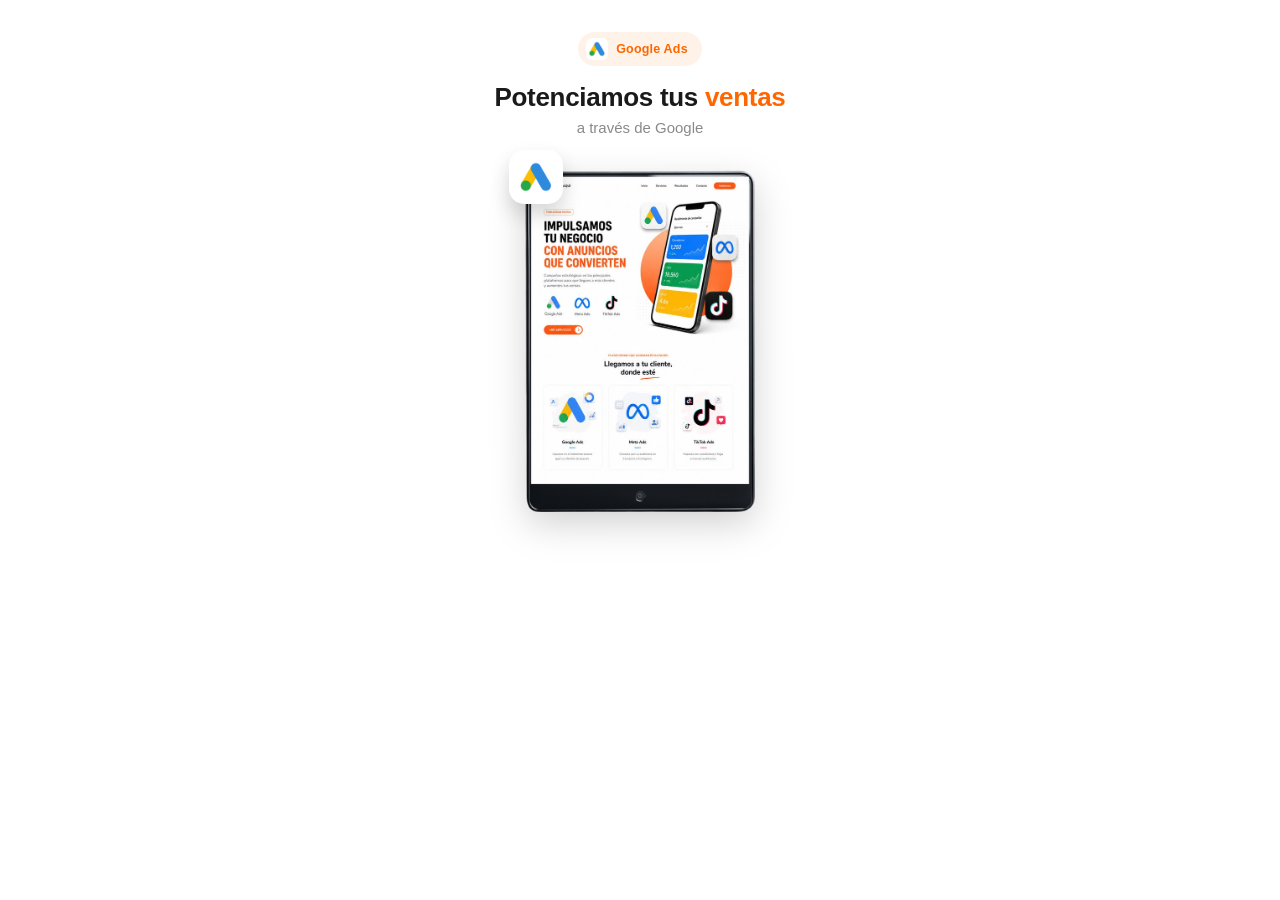
<file: assets/banner-google-ads-mobile.html>
<!DOCTYPE html>
<html lang="es">
<head>
<meta charset="UTF-8">
<meta name="viewport" content="width=device-width, initial-scale=1.0">
<title>Banner Mobile - Google Ads</title>
<style>
  :root{
    --orange:#FF6600;
    --dark:#1a1a1a;
  }
  *{box-sizing:border-box;margin:0;padding:0;}
  body{
    font-family:'Helvetica Neue', Arial, sans-serif;
    background:#ffffff;
  }
  .banner{
    position:relative;
    width:100%;
    max-width:420px;
    margin:0 auto;
    background:#ffffff;
    padding:32px 28px 28px;
    overflow:visible;
    text-align:center;
  }

  .badge{
    display:inline-flex;
    align-items:center;
    gap:8px;
    background:#fff2e8;
    border-radius:999px;
    padding:6px 14px 6px 8px;
    margin-bottom:16px;
  }
  .badge-icon{
    width:22px;height:22px;
    background:#fff;
    border-radius:6px;
    display:flex;align-items:center;justify-content:center;
    flex-shrink:0;
  }
  .badge-icon img{ width:16px;height:16px; }
  .badge-text{
    font-size:12.5px;
    font-weight:700;
    color:var(--orange);
    letter-spacing:0.2px;
  }

  h1{
    font-size:26px;
    line-height:1.18;
    font-weight:800;
    color:var(--dark);
    letter-spacing:-0.3px;
  }
  h1 .accent{ color:var(--orange); }
  .subtitle{
    font-size:15px;
    font-weight:500;
    color:#8a8a8a;
    margin-top:6px;
  }

  /* ---------- DEVICE ---------- */
  .devices{
    position:relative;
    width:100%;
    max-width:230px;
    margin:34px auto 0;
    aspect-ratio: 230 / 342;
  }

  .device{ position:absolute; filter:drop-shadow(0 12px 18px rgba(0,0,0,0.18)); }
  .device img.frame{ position:relative; display:block; width:100%; z-index:2; }
  .scroll-clip{ position:absolute; overflow:hidden; background:#fff; }
  .scroll-track{
    position:absolute; top:0; left:0; width:100%;
    animation-timing-function:ease-in-out; animation-iteration-count:infinite;
  }
  .scroll-track img{ display:block; width:100%; height:auto; }

  @keyframes scrollY{
    0%{ transform:translateY(0); }
    8%{ transform:translateY(0); }
    45%{ transform:translateY(var(--shift)); }
    55%{ transform:translateY(var(--shift)); }
    92%{ transform:translateY(0); }
    100%{ transform:translateY(0); }
  }

  .tablet{ left:0; top:0; width:230px; z-index:3; }
  .tablet .scroll-clip{ left:6px; top:7px; width:218px; height:307px; }
  .tablet .scroll-track{ animation-name:scrollY; animation-duration:17s; --shift:-152px; }

  .float-badge{
    position:absolute;
    width:54px; height:54px;
    left:-16px; top:-20px;
    background:#fff;
    border-radius:15px;
    box-shadow:0 10px 20px rgba(0,0,0,0.16);
    display:flex; align-items:center; justify-content:center;
    z-index:4;
  }
  .float-badge img{ width:32px; height:32px; }

  /* ---------- MOCK SEARCH CONTENT ---------- */
  .mock{ width:218px; font-family:Arial, Helvetica, sans-serif; padding:13px 11px; }

  .searchbar{
    display:flex; align-items:center; gap:7px;
    border:1px solid #e2e2e2; border-radius:999px;
    padding:8px 11px; box-shadow:0 1px 4px rgba(0,0,0,0.06);
    margin-bottom:15px;
  }
  .searchbar svg{ width:13px;height:13px; flex-shrink:0; }
  .searchbar span{ font-size:10.5px; color:#8a8a8a; }

  .sponsored-tag{ font-size:8.5px; color:#5f6368; margin-bottom:4px; font-weight:600;}
  .ad-card{ margin-bottom:16px; }
  .ad-head{ display:flex; align-items:center; gap:6px; margin-bottom:3px; }
  .ad-icon{
    width:18px;height:18px;border-radius:5px; background:var(--orange);
    display:flex;align-items:center;justify-content:center; flex-shrink:0;
  }
  .ad-icon svg{ width:10px;height:10px; fill:#fff; }
  .ad-brand{ font-size:10px; font-weight:700; color:#202124; }
  .ad-url{ font-size:8px; color:#5f6368; margin-bottom:4px; margin-left:24px; }
  .ad-title{ font-size:11.5px; color:#1a0dab; font-weight:600; line-height:1.35; margin-bottom:3px; }
  .ad-desc{ font-size:9.5px; color:#4d5156; line-height:1.45; margin-bottom:7px; }
  .ad-btn{
    display:inline-block; font-size:8.5px; font-weight:600; color:var(--orange);
    border:1px solid var(--orange); border-radius:999px; padding:3px 10px;
  }

  .divider{ height:1px; background:#ececec; margin:13px 0; }

  .organic{ margin-bottom:14px; }
  .organic .url{ font-size:8px; color:#5f6368; margin-bottom:3px; }
  .organic .title{ font-size:11px; color:#1a0dab; font-weight:600; margin-bottom:3px; }
  .bar{ height:6px; background:#eeeeee; border-radius:4px; margin-bottom:4px; }
  .bar.w80{ width:80%; } .bar.w95{ width:95%; } .bar.w60{ width:60%; } .bar.w70{width:70%;}
</style>
</head>
<body>

<div class="banner">

  <div class="badge">
    <div class="badge-icon">
      <img src="[data-uri]" alt="Google Ads">
    </div>
    <div class="badge-text">Google Ads</div>
  </div>

  <h1>Potenciamos tus <span class="accent">ventas</span></h1>
  <div class="subtitle">a través de Google</div>

  <div class="devices">
    <div class="device tablet">
      <div class="scroll-clip">
        <div class="scroll-track">
          <img src="[data-uri]" alt="landing page ads">
        </div>
      </div>
      <img class="frame" src="[data-uri]" alt="tablet">
    </div>
    <div class="float-badge">
      <img src="[data-uri]" alt="Google Ads">
    </div>
  </div>

</div>

<script>window.addEventListener("load",function(){var el=document.querySelector(".banner");var h=el?el.getBoundingClientRect().height:document.body.scrollHeight;parent.postMessage({iframeHeight:Math.ceil(h)+40},"*");});</script>
</body>
</html>
</file>
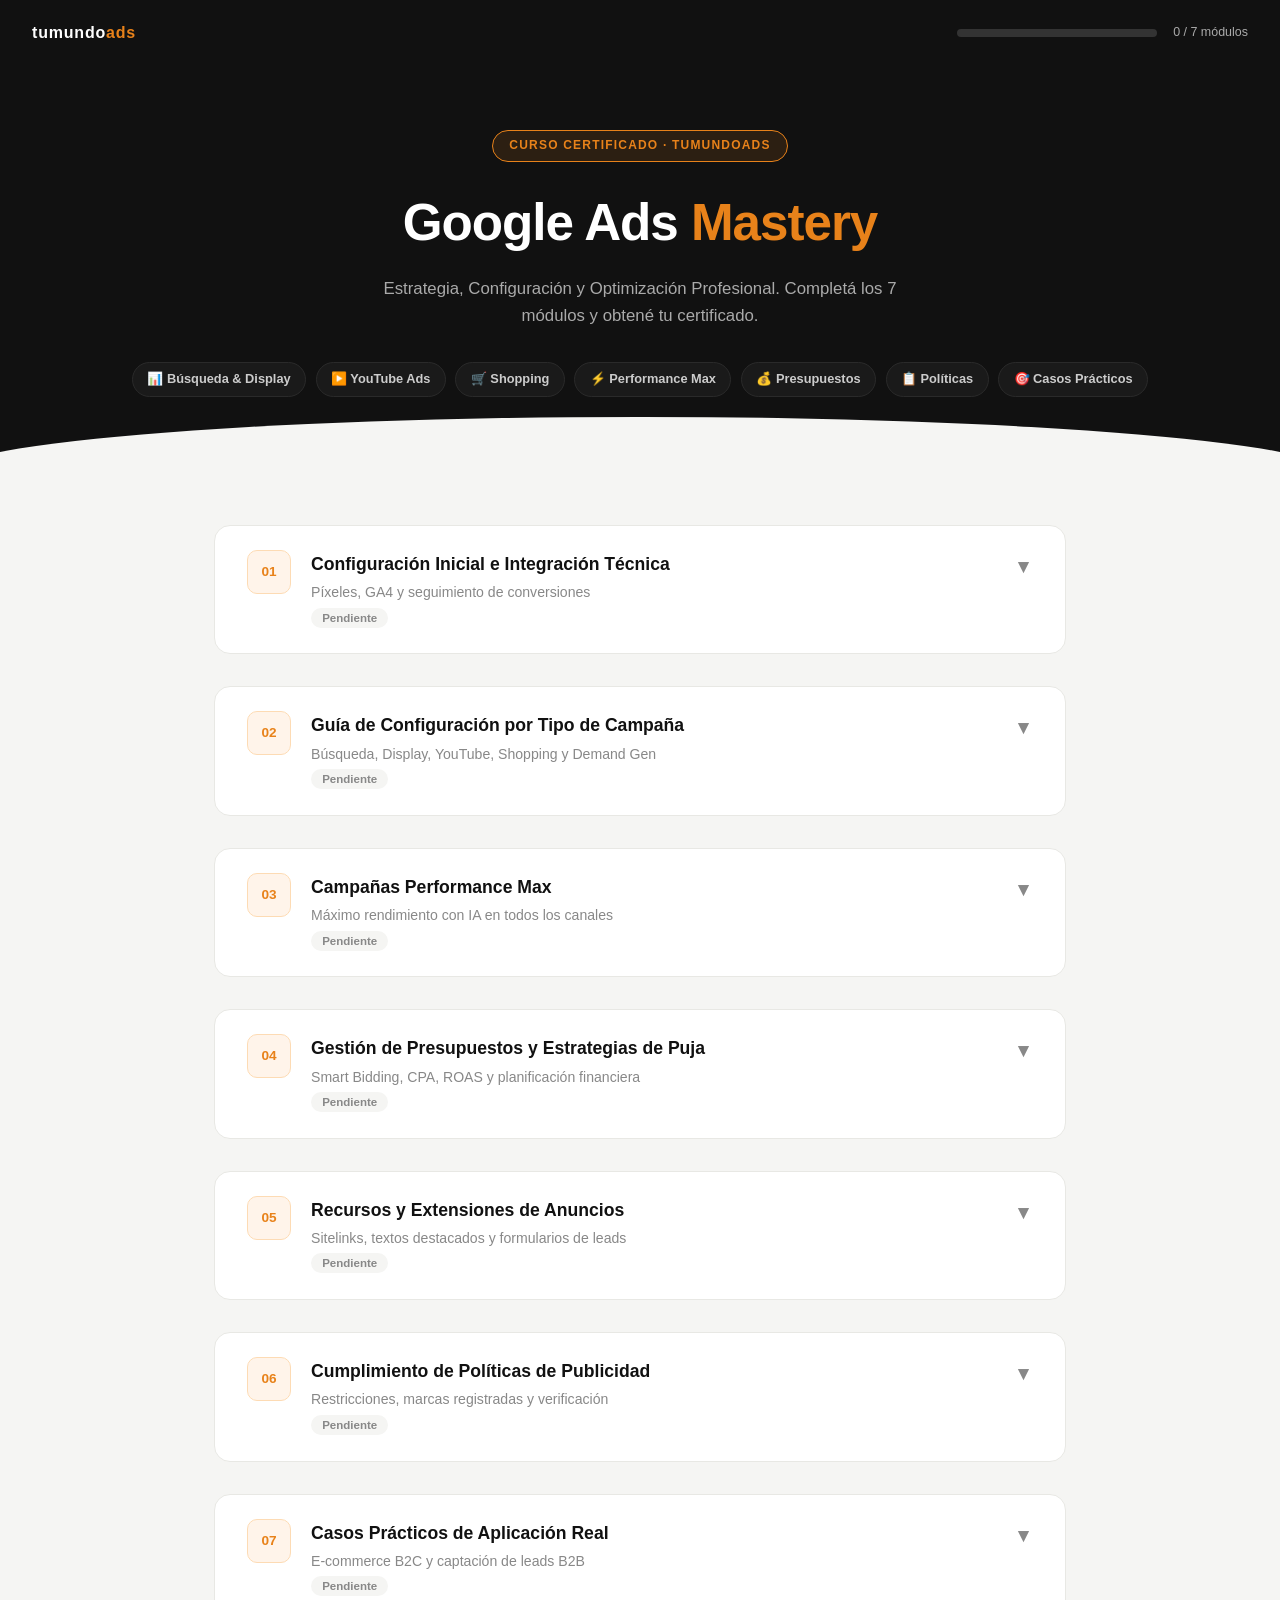
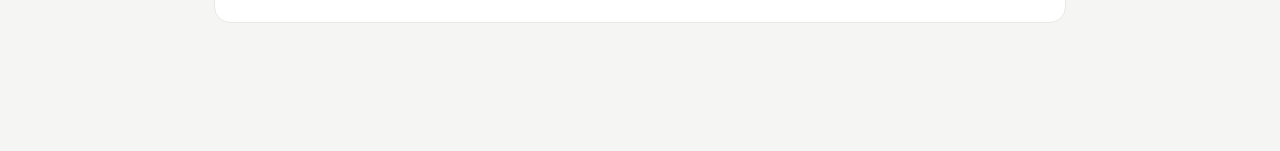
<file: assets/curso-google-ads/curso-google-ads.html>
<!DOCTYPE html>
<html lang="es">
<head>
<meta charset="UTF-8"/>
<meta name="viewport" content="width=device-width, initial-scale=1.0"/>
<title>Google Ads Mastery — Curso Completo · TuMundoAds</title>
<style>
:root{
  --orange:#E8821A;--orange-light:#FFF4EA;--orange-border:#FDDBB4;
  --black:#111;--gray-dark:#444;--gray-mid:#888;--gray-light:#F5F5F3;
  --gray-border:#E8E8E4;--white:#fff;--green:#22C55E;--red:#EF4444;
  --radius:10px;--radius-lg:16px;--radius-pill:999px;
  --font:'Inter',sans-serif;
}
*,*::before,*::after{box-sizing:border-box;margin:0;padding:0}
body{font-family:var(--font);background:var(--gray-light);color:var(--black);line-height:1.6;-webkit-font-smoothing:antialiased}
a{color:var(--orange);text-decoration:none}

/* HEADER */
.header{background:var(--black);padding:1.25rem 2rem;display:flex;align-items:center;justify-content:space-between;position:sticky;top:0;z-index:50}
.header__brand{font-size:1rem;font-weight:800;color:#fff;letter-spacing:0.05em}
.header__brand span{color:var(--orange)}
.header__progress-wrap{display:flex;align-items:center;gap:1rem}
.header__progress-bar{width:200px;height:8px;background:#333;border-radius:99px;overflow:hidden}
.header__progress-fill{height:100%;background:var(--orange);border-radius:99px;transition:width 0.4s ease;width:0%}
.header__progress-label{font-size:0.78rem;color:#aaa;white-space:nowrap}

/* HERO */
.hero{background:var(--black);padding:4rem 2rem 5rem;text-align:center;position:relative;overflow:hidden}
.hero::after{content:'';position:absolute;bottom:0;left:0;right:0;height:60px;background:var(--gray-light);clip-path:ellipse(55% 100% at 50% 100%)}
.hero__tag{display:inline-block;font-size:0.75rem;font-weight:700;text-transform:uppercase;letter-spacing:0.1em;color:var(--orange);background:rgba(232,130,26,0.12);border:1px solid var(--orange);border-radius:var(--radius-pill);padding:0.35rem 1rem;margin-bottom:1.25rem}
.hero__title{font-size:clamp(2rem,5vw,3.2rem);font-weight:800;color:#fff;letter-spacing:-0.02em;margin-bottom:0.75rem}
.hero__title span{color:var(--orange)}
.hero__sub{font-size:1.05rem;color:#aaa;max-width:560px;margin:0 auto 2rem}
.hero__chips{display:flex;justify-content:center;flex-wrap:wrap;gap:0.6rem}
.hero__chip{font-size:0.8rem;font-weight:600;color:#ccc;background:#1a1a1a;border:1px solid #2a2a2a;border-radius:var(--radius-pill);padding:0.4rem 0.9rem}

/* MAIN LAYOUT */
.main{max-width:900px;margin:0 auto;padding:3rem 1.5rem 6rem}

/* MODULE CARD */
.module{background:var(--white);border:1px solid var(--gray-border);border-radius:var(--radius-lg);margin-bottom:2rem;overflow:hidden;transition:box-shadow 0.2s}
.module:hover{box-shadow:0 4px 20px rgba(0,0,0,0.07)}
.module__header{padding:1.5rem 2rem;display:flex;align-items:flex-start;gap:1.25rem;cursor:pointer;user-select:none}
.module__num{min-width:44px;height:44px;border-radius:var(--radius);background:var(--orange-light);border:1.5px solid var(--orange-border);color:var(--orange);font-size:0.85rem;font-weight:800;display:flex;align-items:center;justify-content:center}
.module__meta{flex:1}
.module__title{font-size:1.1rem;font-weight:800;color:var(--black);margin-bottom:0.2rem}
.module__desc{font-size:0.88rem;color:var(--gray-mid)}
.module__chevron{font-size:1.2rem;color:var(--gray-mid);transition:transform 0.2s;margin-top:2px}
.module__chevron.open{transform:rotate(180deg)}
.module__status{font-size:0.72rem;font-weight:700;padding:0.25rem 0.7rem;border-radius:var(--radius-pill);white-space:nowrap;margin-top:4px}
.module__status--pending{background:var(--gray-light);color:var(--gray-mid)}
.module__status--done{background:#DCFCE7;color:#166534}

/* MODULE BODY */
.module__body{display:none;border-top:1px solid var(--gray-border)}
.module__body.open{display:block}
.module__content{padding:2rem;border-bottom:1px solid var(--gray-border)}
.module__content h3{font-size:0.75rem;font-weight:700;text-transform:uppercase;letter-spacing:0.08em;color:var(--orange);margin-bottom:1rem}
.module__content p{font-size:0.92rem;color:var(--gray-dark);line-height:1.75;margin-bottom:0.75rem}
.module__content ul{padding-left:1.25rem;margin-bottom:0.75rem}
.module__content li{font-size:0.9rem;color:var(--gray-dark);line-height:1.7;margin-bottom:0.3rem}
.module__content strong{color:var(--black)}
.tip{background:var(--orange-light);border-left:3px solid var(--orange);border-radius:0 var(--radius) var(--radius) 0;padding:1rem 1.25rem;margin:1rem 0;font-size:0.88rem;color:var(--gray-dark)}
.tip strong{color:var(--orange)}

/* QUIZ */
.quiz{padding:2rem}
.quiz__title{font-size:0.75rem;font-weight:700;text-transform:uppercase;letter-spacing:0.08em;color:var(--black);margin-bottom:1.5rem}
.question{margin-bottom:1.75rem}
.question__text{font-size:0.95rem;font-weight:600;color:var(--black);margin-bottom:0.9rem;line-height:1.5}
.question__num{color:var(--orange)}
.options{display:flex;flex-direction:column;gap:0.5rem}
.option{display:flex;align-items:center;gap:0.75rem;padding:0.75rem 1rem;border:1.5px solid var(--gray-border);border-radius:var(--radius);cursor:pointer;transition:border-color 0.15s,background 0.15s;font-size:0.9rem;color:var(--gray-dark)}
.option:hover{border-color:var(--orange);background:var(--orange-light)}
.option input{accent-color:var(--orange);width:16px;height:16px;flex-shrink:0}
.option.correct{border-color:var(--green);background:#F0FDF4;color:#166534}
.option.wrong{border-color:var(--red);background:#FEF2F2;color:#991B1B}
.quiz__btn{display:inline-flex;align-items:center;gap:0.5rem;background:var(--orange);color:#fff;border:none;padding:0.85rem 1.75rem;border-radius:var(--radius-pill);font-family:var(--font);font-weight:700;font-size:0.92rem;cursor:pointer;transition:background 0.15s,transform 0.15s;margin-top:0.5rem}
.quiz__btn:hover{background:#cf6f10;transform:translateY(-1px)}
.quiz__btn:disabled{opacity:0.5;cursor:not-allowed;transform:none}
.quiz__result{margin-top:1.25rem;padding:1rem 1.25rem;border-radius:var(--radius);font-size:0.9rem;font-weight:600;display:none}
.quiz__result.pass{background:#DCFCE7;color:#166534;border:1px solid #86EFAC}
.quiz__result.fail{background:#FEF2F2;color:#991B1B;border:1px solid #FCA5A5}

/* FINAL SECTION */
.final{background:var(--white);border:1px solid var(--gray-border);border-radius:var(--radius-lg);padding:3rem 2rem;text-align:center;margin-top:3rem}
.final__icon{font-size:3rem;margin-bottom:1rem}
.final__title{font-size:1.6rem;font-weight:800;color:var(--black);margin-bottom:0.75rem}
.final__sub{font-size:1rem;color:var(--gray-dark);margin-bottom:2rem;max-width:500px;margin-left:auto;margin-right:auto}
.final__score{display:inline-block;font-size:2.5rem;font-weight:800;color:var(--orange);margin-bottom:0.5rem}
.final__score-label{font-size:0.85rem;color:var(--gray-mid);margin-bottom:2rem}
.final__btn{display:inline-flex;align-items:center;gap:0.6rem;background:var(--black);color:#fff;border:none;padding:1rem 2.25rem;border-radius:var(--radius-pill);font-family:var(--font);font-weight:700;font-size:1rem;cursor:pointer;transition:background 0.15s,transform 0.15s;text-decoration:none}
.final__btn:hover{background:#333;transform:translateY(-2px)}
.final__btn--green{background:var(--green);color:#fff}
.final__btn--green:hover{background:#16a34a}

/* CERTIFICATE */
#certCanvas{display:none;border:1px solid var(--gray-border);border-radius:var(--radius);max-width:100%;margin:2rem auto 0}

/* NAME INPUT */
.name-input-wrap{margin-bottom:2rem;text-align:left;max-width:400px;margin-left:auto;margin-right:auto}
.name-input-wrap label{display:block;font-size:0.82rem;font-weight:700;color:var(--gray-dark);margin-bottom:0.5rem}
.name-input-wrap input{width:100%;padding:0.75rem 1rem;border:1.5px solid var(--gray-border);border-radius:var(--radius);font-family:var(--font);font-size:0.95rem;color:var(--black);outline:none;transition:border-color 0.15s}
.name-input-wrap input:focus{border-color:var(--orange)}

@media(max-width:600px){
  .header{flex-direction:column;gap:0.75rem;align-items:flex-start}
  .header__progress-bar{width:140px}
  .module__header{padding:1rem 1.25rem}
  .module__content,.quiz{padding:1.25rem}
}
</style>
</head>
<body>

<header class="header">
  <div class="header__brand">tumundo<span>ads</span></div>
  <div class="header__progress-wrap">
    <div class="header__progress-bar"><div class="header__progress-fill" id="progressFill"></div></div>
    <span class="header__progress-label" id="progressLabel">0 / 7 módulos</span>
  </div>
</header>

<section class="hero">
  <div class="hero__tag">Curso certificado · TuMundoAds</div>
  <h1 class="hero__title">Google Ads <span>Mastery</span></h1>
  <p class="hero__sub">Estrategia, Configuración y Optimización Profesional. Completá los 7 módulos y obtené tu certificado.</p>
  <div class="hero__chips">
    <span class="hero__chip">📊 Búsqueda & Display</span>
    <span class="hero__chip">▶️ YouTube Ads</span>
    <span class="hero__chip">🛒 Shopping</span>
    <span class="hero__chip">⚡ Performance Max</span>
    <span class="hero__chip">💰 Presupuestos</span>
    <span class="hero__chip">📋 Políticas</span>
    <span class="hero__chip">🎯 Casos Prácticos</span>
  </div>
</section>

<main class="main">

<!-- MÓDULO 1 -->
<div class="module" id="mod1">
  <div class="module__header" onclick="toggleModule(1)">
    <div class="module__num">01</div>
    <div class="module__meta">
      <div class="module__title">Configuración Inicial e Integración Técnica</div>
      <div class="module__desc">Píxeles, GA4 y seguimiento de conversiones</div>
      <span class="module__status module__status--pending" id="status1">Pendiente</span>
    </div>
    <div class="module__chevron" id="chevron1">▼</div>
  </div>
  <div class="module__body" id="body1">
    <div class="module__content">
      <h3>Contenido del módulo</h3>
      <p>La base técnica es el cimiento de cualquier campaña exitosa. Antes de invertir presupuesto publicitario, debes asegurarte de que el entorno de medición esté correctamente configurado.</p>
      <ul>
        <li><strong>Vinculación de Cuentas:</strong> Proceso para enlazar Google Ads con Google Analytics 4 (GA4), asegurando el flujo correcto de datos y la sincronización de audiencias personalizadas.</li>
        <li><strong>Configuración del Píxel:</strong> Implementación técnica de eventos clave mediante etiquetas de conversión para nutrir los algoritmos de puja inteligente (Smart Bidding).</li>
        <li><strong>E-commerce:</strong> Compras directas (evento purchase), inicios de checkout y adición al carrito.</li>
        <li><strong>Generación de Leads:</strong> Registros exitosos en formularios de contacto, descargas de catálogos y suscripciones corporativas.</li>
        <li><strong>Acciones de Contacto:</strong> Clics medibles en botones de WhatsApp o enlaces telefónicos.</li>
      </ul>
      <div class="tip"><strong>Regla de Oro del Algoritmo:</strong> Sin un píxel correctamente configurado y verificado, las estrategias de puja inteligente optimizarán hacia tráfico accidental en lugar de acciones de alto valor comercial.</div>
    </div>
    <div class="quiz">
      <div class="quiz__title">✏️ Evaluación — Módulo 1</div>
      <div class="question">
        <div class="question__text"><span class="question__num">1.</span> ¿Cuál es el principal objetivo de vincular Google Ads con Google Analytics 4 (GA4)?</div>
        <div class="options" id="q1">
          <label class="option"><input type="radio" name="q1" value="a"> Aumentar el presupuesto de la campaña automáticamente</label>
          <label class="option"><input type="radio" name="q1" value="b"> Asegurar el flujo correcto de datos y la sincronización de audiencias personalizadas</label>
          <label class="option"><input type="radio" name="q1" value="c"> Desactivar las campañas de Display de forma automática</label>
          <label class="option"><input type="radio" name="q1" value="d"> Generar reportes de redes sociales</label>
        </div>
      </div>
      <div class="question">
        <div class="question__text"><span class="question__num">2.</span> ¿Qué sucede si el píxel de conversiones no está correctamente configurado?</div>
        <div class="options" id="q2">
          <label class="option"><input type="radio" name="q2" value="a"> Las campañas se pausan automáticamente</label>
          <label class="option"><input type="radio" name="q2" value="b"> El presupuesto se duplica</label>
          <label class="option"><input type="radio" name="q2" value="c"> El algoritmo de Smart Bidding optimizará hacia tráfico accidental o rebote masivo</label>
          <label class="option"><input type="radio" name="q2" value="d"> Los anuncios solo aparecen en móviles</label>
        </div>
      </div>
      <div class="question">
        <div class="question__text"><span class="question__num">3.</span> ¿Cuál de estos es un ejemplo de "Acción de Contacto" medible en Google Ads?</div>
        <div class="options" id="q3">
          <label class="option"><input type="radio" name="q3" value="a"> Una visita orgánica al sitio web</label>
          <label class="option"><input type="radio" name="q3" value="b"> Un clic en un botón flotante de WhatsApp o enlace telefónico</label>
          <label class="option"><input type="radio" name="q3" value="c"> Una impresión de un banner de Display</label>
          <label class="option"><input type="radio" name="q3" value="d"> La cantidad de seguidores en redes sociales</label>
        </div>
      </div>
      <button class="quiz__btn" onclick="checkModule(1)" id="btn1">Verificar respuestas</button>
      <div class="quiz__result" id="result1"></div>
    </div>
  </div>
</div>

<!-- MÓDULO 2 -->
<div class="module" id="mod2">
  <div class="module__header" onclick="toggleModule(2)">
    <div class="module__num">02</div>
    <div class="module__meta">
      <div class="module__title">Guía de Configuración por Tipo de Campaña</div>
      <div class="module__desc">Búsqueda, Display, YouTube, Shopping y Demand Gen</div>
      <span class="module__status module__status--pending" id="status2">Pendiente</span>
    </div>
    <div class="module__chevron" id="chevron2">▼</div>
  </div>
  <div class="module__body" id="body2">
    <div class="module__content">
      <h3>Contenido del módulo</h3>
      <p><strong>Red de Búsqueda (Search):</strong> Captura la intención de compra directa. Al crear la campaña, se debe desmarcar explícitamente la opción de "Red de Display de Google" para evitar que el presupuesto se diluya.</p>
      <p><strong>Segmentación Geográfica:</strong> Seleccionar siempre "Presencia" (no "Interés") para evitar que usuarios de otras regiones consuman el presupuesto local.</p>
      <p><strong>Red de Display:</strong> Ideal para branding y Retargeting. Aplicar exclusiones de aplicaciones móviles para proteger el presupuesto de clics accidentales.</p>
      <p><strong>YouTube Ads:</strong> In-stream saltables (cobro a los 30s), no saltables (15s forzados) y Bumper Ads (6s). Siempre incluir una CTA visible superpuesta al video.</p>
      <p><strong>Shopping:</strong> Requiere Google Merchant Center vinculado. El título del producto es clave — usar títulos hiperdescriptivos (ej: "Zapatilla Running Negra Hombre Nike Modelo X").</p>
      <div class="tip"><strong>Acción Crítica:</strong> Para campañas de Búsqueda pura, siempre DESMARCAR "Red de Display de Google". Mantenerla activa diluye el presupuesto en portales externos de baja conversión.</div>
    </div>
    <div class="quiz">
      <div class="quiz__title">✏️ Evaluación — Módulo 2</div>
      <div class="question">
        <div class="question__text"><span class="question__num">4.</span> Al crear una campaña de Búsqueda pura, ¿qué opción debés DESMARCAR obligatoriamente?</div>
        <div class="options" id="q4">
          <label class="option"><input type="radio" name="q4" value="a"> Red de Búsqueda de Google</label>
          <label class="option"><input type="radio" name="q4" value="b"> Red de Display de Google</label>
          <label class="option"><input type="radio" name="q4" value="c"> Segmentación geográfica</label>
          <label class="option"><input type="radio" name="q4" value="d"> Extensiones de anuncio</label>
        </div>
      </div>
      <div class="question">
        <div class="question__text"><span class="question__num">5.</span> ¿Cuál es la diferencia entre los anuncios In-stream saltables y los no saltables en YouTube?</div>
        <div class="options" id="q5">
          <label class="option"><input type="radio" name="q5" value="a"> Los saltables duran 6 segundos; los no saltables, 30 segundos</label>
          <label class="option"><input type="radio" name="q5" value="b"> Los saltables permiten saltar tras 5 segundos y solo se cobran si el usuario ve 30s; los no saltables son mensajes forzados de 15 segundos</label>
          <label class="option"><input type="radio" name="q5" value="c"> No existe diferencia técnica entre ambos formatos</label>
          <label class="option"><input type="radio" name="q5" value="d"> Los saltables son exclusivos para móviles</label>
        </div>
      </div>
      <div class="question">
        <div class="question__text"><span class="question__num">6.</span> ¿Por qué es importante usar títulos hiperdescriptivos en campañas de Shopping?</div>
        <div class="options" id="q6">
          <label class="option"><input type="radio" name="q6" value="a"> Para reducir el presupuesto diario de la campaña</label>
          <label class="option"><input type="radio" name="q6" value="b"> Porque el título del producto determina en qué subastas se activa el anuncio</label>
          <label class="option"><input type="radio" name="q6" value="c"> Para aparecer en la Red de Display automáticamente</label>
          <label class="option"><input type="radio" name="q6" value="d"> Porque Google Merchant Center los requiere como campo obligatorio único</label>
        </div>
      </div>
      <button class="quiz__btn" onclick="checkModule(2)" id="btn2">Verificar respuestas</button>
      <div class="quiz__result" id="result2"></div>
    </div>
  </div>
</div>

<!-- MÓDULO 3 -->
<div class="module" id="mod3">
  <div class="module__header" onclick="toggleModule(3)">
    <div class="module__num">03</div>
    <div class="module__meta">
      <div class="module__title">Campañas Performance Max</div>
      <div class="module__desc">Máximo rendimiento con IA en todos los canales</div>
      <span class="module__status module__status--pending" id="status3">Pendiente</span>
    </div>
    <div class="module__chevron" id="chevron3">▼</div>
  </div>
  <div class="module__body" id="body3">
    <div class="module__content">
      <h3>Contenido del módulo</h3>
      <p>Las campañas Performance Max (PMax) representan la evolución de la pauta en Google, utilizando inteligencia artificial para distribuir anuncios en toda la red simultáneamente desde una sola estructura.</p>
      <p><strong>Estructura:</strong> Una sola campaña PMax cubre Búsqueda → YouTube → Display → Maps / Gmail / Discover simultáneamente.</p>
      <ul>
        <li><strong>Imágenes:</strong> Alta resolución en múltiples ángulos, lifestyle y variaciones horizontal/cuadrado.</li>
        <li><strong>Logotipos:</strong> Archivos en alta definición con fondos transparentes.</li>
        <li><strong>Videos:</strong> Mínimo un video profesional en horizontal y vertical (Shorts). Sin video, Google genera uno automático de baja calidad.</li>
      </ul>
      <p><strong>Redacción Eficaz:</strong> Mensajes directos — el usuario debe decodificar la propuesta de valor en los primeros 3 segundos. Priorizar beneficios sobre características técnicas.</p>
      <div class="tip"><strong>Importante:</strong> De omitirse el video, Google compilará automáticamente uno con las imágenes estáticas, restando calidad y conversión al anuncio final.</div>
    </div>
    <div class="quiz">
      <div class="quiz__title">✏️ Evaluación — Módulo 3</div>
      <div class="question">
        <div class="question__text"><span class="question__num">7.</span> ¿Qué canales cubre una sola campaña Performance Max?</div>
        <div class="options" id="q7">
          <label class="option"><input type="radio" name="q7" value="a"> Solo Búsqueda y Display</label>
          <label class="option"><input type="radio" name="q7" value="b"> Búsqueda, YouTube, Display, Maps, Gmail y Discover simultáneamente</label>
          <label class="option"><input type="radio" name="q7" value="c"> Solo YouTube y Shopping</label>
          <label class="option"><input type="radio" name="q7" value="d"> Solo redes sociales de Google</label>
        </div>
      </div>
      <div class="question">
        <div class="question__text"><span class="question__num">8.</span> ¿Qué ocurre si no se incluye un video en una campaña Performance Max?</div>
        <div class="options" id="q8">
          <label class="option"><input type="radio" name="q8" value="a"> La campaña no puede activarse</label>
          <label class="option"><input type="radio" name="q8" value="b"> Google compilará automáticamente un video con las imágenes estáticas, restando calidad y conversión</label>
          <label class="option"><input type="radio" name="q8" value="c"> El presupuesto se redirige exclusivamente a Búsqueda</label>
          <label class="option"><input type="radio" name="q8" value="d"> No tiene ningún impacto en el rendimiento</label>
        </div>
      </div>
      <div class="question">
        <div class="question__text"><span class="question__num">9.</span> En redacción publicitaria para PMax, ¿cuánto tiempo tiene el usuario para decodificar la propuesta de valor?</div>
        <div class="options" id="q9">
          <label class="option"><input type="radio" name="q9" value="a"> 10 segundos</label>
          <label class="option"><input type="radio" name="q9" value="b"> 30 segundos</label>
          <label class="option"><input type="radio" name="q9" value="c"> Los primeros 3 segundos</label>
          <label class="option"><input type="radio" name="q9" value="d"> 1 minuto completo</label>
        </div>
      </div>
      <button class="quiz__btn" onclick="checkModule(3)" id="btn3">Verificar respuestas</button>
      <div class="quiz__result" id="result3"></div>
    </div>
  </div>
</div>

<!-- MÓDULO 4 -->
<div class="module" id="mod4">
  <div class="module__header" onclick="toggleModule(4)">
    <div class="module__num">04</div>
    <div class="module__meta">
      <div class="module__title">Gestión de Presupuestos y Estrategias de Puja</div>
      <div class="module__desc">Smart Bidding, CPA, ROAS y planificación financiera</div>
      <span class="module__status module__status--pending" id="status4">Pendiente</span>
    </div>
    <div class="module__chevron" id="chevron4">▼</div>
  </div>
  <div class="module__body" id="body4">
    <div class="module__content">
      <h3>Contenido del módulo</h3>
      <p><strong>Presupuesto Diario Promedio:</strong> Calculado dividiendo el gasto mensual deseado entre 30.4 días. Google puede duplicar el gasto diario en días de alto tráfico, compensándolo en días de menor actividad.</p>
      <p><strong>Estrategias de Puja Avanzadas (Smart Bidding):</strong></p>
      <ul>
        <li><strong>Maximizar Clics:</strong> Ideal para fases iniciales. Siempre establecer un límite de CPC máximo.</li>
        <li><strong>Maximizar Conversiones:</strong> Para lanzamientos o cuentas sin historial robusto.</li>
        <li><strong>CPA Objetivo:</strong> Establece un techo de costo por cliente. Funciona óptimamente con más de 30 conversiones estables al mes.</li>
        <li><strong>ROAS Objetivo:</strong> Para Shopping maduras. Un ROAS del 400% implica generar $4 por cada $1 invertido.</li>
      </ul>
      <div class="tip"><strong>Error crítico:</strong> Dejar Maximizar Clics sin un límite de CPC máximo puede resultar en costos exorbitantes por clics individuales, agotando el presupuesto prematuramente.</div>
    </div>
    <div class="quiz">
      <div class="quiz__title">✏️ Evaluación — Módulo 4</div>
      <div class="question">
        <div class="question__text"><span class="question__num">10.</span> ¿Cuántas conversiones estables mensuales se necesitan para que el CPA Objetivo funcione óptimamente?</div>
        <div class="options" id="q10">
          <label class="option"><input type="radio" name="q10" value="a"> Más de 5 conversiones</label>
          <label class="option"><input type="radio" name="q10" value="b"> Más de 30 conversiones</label>
          <label class="option"><input type="radio" name="q10" value="c"> Más de 100 conversiones</label>
          <label class="option"><input type="radio" name="q10" value="d"> No tiene requisito mínimo</label>
        </div>
      </div>
      <div class="question">
        <div class="question__text"><span class="question__num">11.</span> Un ROAS objetivo del 400% significa que por cada $1 invertido se generan:</div>
        <div class="options" id="q11">
          <label class="option"><input type="radio" name="q11" value="a"> $1 en ingresos</label>
          <label class="option"><input type="radio" name="q11" value="b"> $2 en ingresos</label>
          <label class="option"><input type="radio" name="q11" value="c"> $4 en ingresos</label>
          <label class="option"><input type="radio" name="q11" value="d"> $400 en ingresos</label>
        </div>
      </div>
      <div class="question">
        <div class="question__text"><span class="question__num">12.</span> ¿Por qué es crítico establecer un límite de CPC máximo en la estrategia "Maximizar Clics"?</div>
        <div class="options" id="q12">
          <label class="option"><input type="radio" name="q12" value="a"> Para aumentar la cantidad de impresiones del anuncio</label>
          <label class="option"><input type="radio" name="q12" value="b"> Para evitar que el algoritmo pague costos exorbitantes por clics individuales y agote el presupuesto</label>
          <label class="option"><input type="radio" name="q12" value="c"> Para que la campaña aparezca solo en la Red de Búsqueda</label>
          <label class="option"><input type="radio" name="q12" value="d"> Porque Google lo exige como campo obligatorio</label>
        </div>
      </div>
      <button class="quiz__btn" onclick="checkModule(4)" id="btn4">Verificar respuestas</button>
      <div class="quiz__result" id="result4"></div>
    </div>
  </div>
</div>

<!-- MÓDULO 5 -->
<div class="module" id="mod5">
  <div class="module__header" onclick="toggleModule(5)">
    <div class="module__num">05</div>
    <div class="module__meta">
      <div class="module__title">Recursos y Extensiones de Anuncios</div>
      <div class="module__desc">Sitelinks, textos destacados y formularios de leads</div>
      <span class="module__status module__status--pending" id="status5">Pendiente</span>
    </div>
    <div class="module__chevron" id="chevron5">▼</div>
  </div>
  <div class="module__body" id="body5">
    <div class="module__content">
      <h3>Contenido del módulo</h3>
      <p>Los recursos amplían el tamaño real del anuncio en la Red de Búsqueda, mejoran el CTR y reducen el CPC al elevar el Quality Score (Nivel de Calidad) otorgado por Google.</p>
      <ul>
        <li><strong>Vínculos de Sitio (Sitelinks):</strong> Mínimo 4 enlaces a páginas internas relevantes (ej: "Preguntas Frecuentes", "Catálogo", "Casos de Éxito", "Contacto").</li>
        <li><strong>Textos Destacados:</strong> Frases de hasta 25 caracteres que destacan ventajas competitivas (ej: "Soporte 24/7", "Garantía Oficial", "Envío Gratis").</li>
        <li><strong>Recursos de Imagen:</strong> Fotografías cuadradas de alta calidad asociadas a la palabra clave del anuncio, humanizando el formato de texto.</li>
        <li><strong>Formularios de Leads:</strong> Captura de datos directamente desde el buscador de Google, sin necesidad de navegar a la web externa.</li>
      </ul>
      <div class="tip"><strong>Beneficio clave:</strong> Los recursos no solo amplían el anuncio visualmente — elevan directamente el Quality Score, lo que reduce el costo por clic en las subastas.</div>
    </div>
    <div class="quiz">
      <div class="quiz__title">✏️ Evaluación — Módulo 5</div>
      <div class="question">
        <div class="question__text"><span class="question__num">13.</span> ¿Cuál es el beneficio principal de agregar recursos (extensiones) a un anuncio de Búsqueda?</div>
        <div class="options" id="q13">
          <label class="option"><input type="radio" name="q13" value="a"> Aumentar el presupuesto diario automáticamente</label>
          <label class="option"><input type="radio" name="q13" value="b"> Ampliar el espacio del anuncio, mejorar el CTR y reducir el CPC al elevar el Quality Score</label>
          <label class="option"><input type="radio" name="q13" value="c"> Activar las campañas en la Red de Display</label>
          <label class="option"><input type="radio" name="q13" value="d"> Segmentar el anuncio por dispositivo automáticamente</label>
        </div>
      </div>
      <div class="question">
        <div class="question__text"><span class="question__num">14.</span> ¿Cuántos Vínculos de Sitio (Sitelinks) se recomienda configurar como mínimo?</div>
        <div class="options" id="q14">
          <label class="option"><input type="radio" name="q14" value="a"> 1 enlace</label>
          <label class="option"><input type="radio" name="q14" value="b"> 2 enlaces</label>
          <label class="option"><input type="radio" name="q14" value="c"> 4 enlaces</label>
          <label class="option"><input type="radio" name="q14" value="d"> 10 enlaces</label>
        </div>
      </div>
      <div class="question">
        <div class="question__text"><span class="question__num">15.</span> ¿Qué longitud máxima tienen los Textos Destacados en Google Ads?</div>
        <div class="options" id="q15">
          <label class="option"><input type="radio" name="q15" value="a"> 10 caracteres</label>
          <label class="option"><input type="radio" name="q15" value="b"> 25 caracteres</label>
          <label class="option"><input type="radio" name="q15" value="c"> 90 caracteres</label>
          <label class="option"><input type="radio" name="q15" value="d"> 150 caracteres</label>
        </div>
      </div>
      <button class="quiz__btn" onclick="checkModule(5)" id="btn5">Verificar respuestas</button>
      <div class="quiz__result" id="result5"></div>
    </div>
  </div>
</div>

<!-- MÓDULO 6 -->
<div class="module" id="mod6">
  <div class="module__header" onclick="toggleModule(6)">
    <div class="module__num">06</div>
    <div class="module__meta">
      <div class="module__title">Cumplimiento de Políticas de Publicidad</div>
      <div class="module__desc">Restricciones, marcas registradas y verificación</div>
      <span class="module__status module__status--pending" id="status6">Pendiente</span>
    </div>
    <div class="module__chevron" id="chevron6">▼</div>
  </div>
  <div class="module__body" id="body6">
    <div class="module__content">
      <h3>Contenido del módulo</h3>
      <p>El desconocimiento de las políticas de Google Ads puede provocar el rechazo sistemático de anuncios o la suspensión definitiva de la cuenta.</p>
      <ul>
        <li><strong>Marcas Registradas:</strong> Prohibido usar nombres de marcas de la competencia en textos de anuncios si el propietario registró una queja formal ante Google.</li>
        <li><strong>Prácticas Engañosas:</strong> Prohibido prometer resultados irrealizables o publicar precios que no coincidan con la landing page de destino.</li>
        <li><strong>Salud y Medicamentos:</strong> Restricciones severas sobre suplementos alimenticios y tratamientos de salud según cada territorio.</li>
        <li><strong>Verificación del Anunciante:</strong> Obligatorio subir documentación fiscal oficial en los plazos estipulados para evitar el congelamiento de la entrega de anuncios.</li>
      </ul>
      <div class="tip"><strong>Consecuencia crítica:</strong> La suspensión de una cuenta publicitaria puede ser definitiva e impactar también al Merchant Center vinculado. El cumplimiento preventivo es esencial.</div>
    </div>
    <div class="quiz">
      <div class="quiz__title">✏️ Evaluación — Módulo 6</div>
      <div class="question">
        <div class="question__text"><span class="question__num">16.</span> ¿Qué consecuencia puede tener el incumplimiento de las políticas de Google Ads?</div>
        <div class="options" id="q16">
          <label class="option"><input type="radio" name="q16" value="a"> Solo una reducción temporal del presupuesto</label>
          <label class="option"><input type="radio" name="q16" value="b"> El rechazo de anuncios o la suspensión definitiva de la cuenta publicitaria</label>
          <label class="option"><input type="radio" name="q16" value="c"> Un aumento automático del CPC</label>
          <label class="option"><input type="radio" name="q16" value="d"> La desactivación del píxel de conversiones</label>
        </div>
      </div>
      <div class="question">
        <div class="question__text"><span class="question__num">17.</span> ¿Cuándo está prohibido usar el nombre de una marca registrada de la competencia en tus anuncios?</div>
        <div class="options" id="q17">
          <label class="option"><input type="radio" name="q17" value="a"> Siempre está permitido si se usa para comparación</label>
          <label class="option"><input type="radio" name="q17" value="b"> Cuando el propietario legítimo ha registrado una queja formal ante Google</label>
          <label class="option"><input type="radio" name="q17" value="c"> Solo en campañas de Display</label>
          <label class="option"><input type="radio" name="q17" value="d"> Únicamente en campañas de Shopping</label>
        </div>
      </div>
      <div class="question">
        <div class="question__text"><span class="question__num">18.</span> ¿Qué es la "Verificación del Anunciante" en Google Ads?</div>
        <div class="options" id="q18">
          <label class="option"><input type="radio" name="q18" value="a"> Un proceso para verificar que los anuncios tienen diseño correcto</label>
          <label class="option"><input type="radio" name="q18" value="b"> La obligatoriedad de subir documentación fiscal oficial en los plazos estipulados para evitar el congelamiento de anuncios</label>
          <label class="option"><input type="radio" name="q18" value="c"> Un test de conocimiento que Google exige anualmente</label>
          <label class="option"><input type="radio" name="q18" value="d"> La confirmación del método de pago de la cuenta</label>
        </div>
      </div>
      <button class="quiz__btn" onclick="checkModule(6)" id="btn6">Verificar respuestas</button>
      <div class="quiz__result" id="result6"></div>
    </div>
  </div>
</div>

<!-- MÓDULO 7 -->
<div class="module" id="mod7">
  <div class="module__header" onclick="toggleModule(7)">
    <div class="module__num">07</div>
    <div class="module__meta">
      <div class="module__title">Casos Prácticos de Aplicación Real</div>
      <div class="module__desc">E-commerce B2C y captación de leads B2B</div>
      <span class="module__status module__status--pending" id="status7">Pendiente</span>
    </div>
    <div class="module__chevron" id="chevron7">▼</div>
  </div>
  <div class="module__body" id="body7">
    <div class="module__content">
      <h3>Contenido del módulo</h3>
      <p><strong>Caso 1 — E-commerce B2C con bajo retorno:</strong> Tienda de calzado con ROAS del 110% y CPC insostenible.</p>
      <ul>
        <li>Migración a Performance Max + Shopping Estándar con feed optimizado desde Google Merchant Center.</li>
        <li>Enriquecimiento del feed: títulos hiperdescriptivos con marca, modelo y características.</li>
        <li>Puja basada en ROAS Objetivo del 250% inicial.</li>
        <li><strong>Resultado:</strong> ROAS del 340% y reducción de clics accidentales.</li>
      </ul>
      <p><strong>Caso 2 — Captación de leads cualificados B2B:</strong> Agencia de software con leads de baja calidad.</p>
      <ul>
        <li>Implementación de Enhanced Conversions en GA4 para calificar el perfil real del usuario.</li>
        <li>Limpieza de palabras clave: transición a concordancia exacta + lista de negativos (ej: "gratis", "empleo", "curso").</li>
        <li>Rediseño de anuncios: posición fija 1 para calificar desde el texto: "Software ERP para Medianas Empresas".</li>
        <li><strong>Resultado:</strong> −40% en leads basura y +65% en tasa de cierre comercial.</li>
      </ul>
      <div class="tip"><strong>Control de Calidad en GA4:</strong> Auditar semanalmente la Tasa de Interacción (Engagement Rate). Si con alto volumen de clics la tasa es menor al 40%, se está atrayendo tráfico accidental.</div>
    </div>
    <div class="quiz">
      <div class="quiz__title">✏️ Evaluación — Módulo 7</div>
      <div class="question">
        <div class="question__text"><span class="question__num">19.</span> En el Caso Práctico 1, ¿qué estrategia de puja se implementó inicialmente para mejorar el ROAS de la tienda de calzado?</div>
        <div class="options" id="q19">
          <label class="option"><input type="radio" name="q19" value="a"> CPA Objetivo de $12 USD</label>
          <label class="option"><input type="radio" name="q19" value="b"> ROAS Objetivo fijado inicialmente en 250%</label>
          <label class="option"><input type="radio" name="q19" value="c"> Maximizar Clics sin límite de CPC</label>
          <label class="option"><input type="radio" name="q19" value="d"> Maximizar Conversiones sin ROAS objetivo</label>
        </div>
      </div>
      <div class="question">
        <div class="question__text"><span class="question__num">20.</span> En el Caso Práctico 2 (B2B), ¿qué palabras se incluyeron en la lista de negativos para mejorar la calidad de los leads?</div>
        <div class="options" id="q20">
          <label class="option"><input type="radio" name="q20" value="a"> "comprar", "precio", "oferta"</label>
          <label class="option"><input type="radio" name="q20" value="b"> "gratis", "empleo", "curso"</label>
          <label class="option"><input type="radio" name="q20" value="c"> "software", "empresa", "contrato"</label>
          <label class="option"><input type="radio" name="q20" value="d"> "descarga", "manual", "guía"</label>
        </div>
      </div>
      <div class="question">
        <div class="question__text"><span class="question__num">21.</span> ¿Qué indica una Tasa de Interacción (Engagement Rate) menor al 40% en GA4 con alto volumen de clics?</div>
        <div class="options" id="q21">
          <label class="option"><input type="radio" name="q21" value="a"> Que la campaña está funcionando perfectamente</label>
          <label class="option"><input type="radio" name="q21" value="b"> Que se está atrayendo tráfico accidental o rebote masivo</label>
          <label class="option"><input type="radio" name="q21" value="c"> Que el presupuesto es insuficiente</label>
          <label class="option"><input type="radio" name="q21" value="d"> Que los anuncios necesitan más extensiones</label>
        </div>
      </div>
      <button class="quiz__btn" onclick="checkModule(7)" id="btn7">Verificar respuestas</button>
      <div class="quiz__result" id="result7"></div>
    </div>
  </div>
</div>

<!-- SECCIÓN FINAL -->
<div class="final" id="finalSection" style="display:none">
  <div class="final__icon" id="finalIcon">🎯</div>
  <h2 class="final__title" id="finalTitle">¡Curso completado!</h2>
  <div class="final__score" id="finalScore">0%</div>
  <div class="final__score-label" id="finalScoreLabel">de respuestas correctas</div>
  <p class="final__sub" id="finalMsg"></p>
  <div class="name-input-wrap" id="nameWrap" style="display:none">
    <label for="studentName">Tu nombre completo (aparecerá en el certificado)</label>
    <input type="text" id="studentName" placeholder="Ej: María González" maxlength="60"/>
  </div>
  <div style="display:flex;gap:1rem;justify-content:center;flex-wrap:wrap">
    <button class="final__btn final__btn--green" id="certBtn" style="display:none" onclick="generateCertificate()">
      🎓 Descargar Certificado
    </button>
    <button class="final__btn" onclick="retryAll()" id="retryBtn" style="display:none">
      🔄 Reintentar curso
    </button>
  </div>
  <canvas id="certCanvas" width="1200" height="848"></canvas>
</div>

</main>

<script>
// ================================================================
// RESPUESTAS CORRECTAS
// ================================================================
const ANSWERS = {
  q1:'b', q2:'c', q3:'b',      // Módulo 1
  q4:'b', q5:'b', q6:'b',      // Módulo 2
  q7:'b', q8:'b', q9:'c',      // Módulo 3
  q10:'b', q11:'c', q12:'b',   // Módulo 4
  q13:'b', q14:'c', q15:'b',   // Módulo 5
  q16:'b', q17:'b', q18:'b',   // Módulo 6
  q19:'b', q20:'b', q21:'b'    // Módulo 7
};

const MODULE_QUESTIONS = {
  1:['q1','q2','q3'],
  2:['q4','q5','q6'],
  3:['q7','q8','q9'],
  4:['q10','q11','q12'],
  5:['q13','q14','q15'],
  6:['q16','q17','q18'],
  7:['q19','q20','q21']
};

let completed = {};
let scores = {};

function toggleModule(n){
  const body = document.getElementById('body'+n);
  const chevron = document.getElementById('chevron'+n);
  const isOpen = body.classList.contains('open');
  body.classList.toggle('open', !isOpen);
  chevron.classList.toggle('open', !isOpen);
}

function checkModule(n){
  const qs = MODULE_QUESTIONS[n];
  let correct = 0;
  let allAnswered = true;

  qs.forEach(qid => {
    const sel = document.querySelector(`input[name="${qid}"]:checked`);
    if(!sel){ allAnswered = false; return; }
    const opts = document.querySelectorAll(`#${qid} .option`);
    opts.forEach(opt => {
      const input = opt.querySelector('input');
      opt.classList.remove('correct','wrong');
      if(input.value === ANSWERS[qid]){
        opt.classList.add('correct');
      } else if(input.checked){
        opt.classList.add('wrong');
      }
      input.disabled = true;
    });
    if(sel.value === ANSWERS[qid]) correct++;
  });

  if(!allAnswered){
    alert('Por favor respondé todas las preguntas del módulo antes de verificar.');
    return;
  }

  document.getElementById('btn'+n).disabled = true;
  scores[n] = correct;
  completed[n] = true;

  const result = document.getElementById('result'+n);
  const pass = correct >= 2;
  result.className = 'quiz__result ' + (pass ? 'pass' : 'fail');
  result.style.display = 'block';
  result.innerHTML = pass
    ? `✅ ¡Muy bien! Respondiste ${correct}/3 correctamente en este módulo.`
    : `❌ Respondiste ${correct}/3. Revisá el contenido del módulo y volvé a intentarlo.`;

  const status = document.getElementById('status'+n);
  status.textContent = pass ? '✓ Aprobado' : `${correct}/3 correctas`;
  status.className = 'module__status ' + (pass ? 'module__status--done' : 'module__status--pending');

  updateProgress();

  if(Object.keys(completed).length === 7) showFinal();
}

function updateProgress(){
  const done = Object.keys(completed).length;
  const pct = Math.round((done/7)*100);
  document.getElementById('progressFill').style.width = pct+'%';
  document.getElementById('progressLabel').textContent = `${done} / 7 módulos`;
}

function showFinal(){
  const section = document.getElementById('finalSection');
  section.style.display = 'block';
  section.scrollIntoView({behavior:'smooth'});

  let totalCorrect = 0;
  Object.values(scores).forEach(s => totalCorrect += s);
  const totalPct = Math.round((totalCorrect/21)*100);

  document.getElementById('finalScore').textContent = totalPct+'%';

  if(totalPct >= 70){
    document.getElementById('finalIcon').textContent = '🏆';
    document.getElementById('finalTitle').textContent = '¡Felicitaciones, aprobaste!';
    document.getElementById('finalMsg').textContent = `Obtuviste ${totalCorrect}/21 respuestas correctas (${totalPct}%). ¡Superaste el umbral del 70%! Ingresá tu nombre para generar tu certificado oficial.`;
    document.getElementById('nameWrap').style.display = 'block';
    document.getElementById('certBtn').style.display = 'inline-flex';
  } else {
    document.getElementById('finalIcon').textContent = '📚';
    document.getElementById('finalTitle').textContent = 'Necesitás repasar algunos módulos';
    document.getElementById('finalMsg').textContent = `Obtuviste ${totalCorrect}/21 respuestas correctas (${totalPct}%). Necesitás al menos el 70% para obtener el certificado. ¡Revisá el contenido e intentalo de nuevo!`;
    document.getElementById('retryBtn').style.display = 'inline-flex';
  }
}

function retryAll(){
  location.reload();
}

// ================================================================
// GENERADOR DE CERTIFICADO
// ================================================================
function generateCertificate(){
  const name = document.getElementById('studentName').value.trim();
  if(!name){ alert('Por favor ingresá tu nombre completo para generar el certificado.'); return; }

  let totalCorrect = 0;
  Object.values(scores).forEach(s => totalCorrect += s);
  const totalPct = Math.round((totalCorrect/21)*100);

  const now = new Date();
  const dateStr = now.toLocaleDateString('es-ES',{day:'2-digit',month:'long',year:'numeric'});
  const certCode = 'TMA-GAM-' + now.getFullYear() + '-' + Math.random().toString(36).substr(2,8).toUpperCase();

  const canvas = document.getElementById('certCanvas');
  const ctx = canvas.getContext('2d');
  const W = canvas.width, H = canvas.height;

  // Fondo
  ctx.fillStyle = '#0D0D0D';
  ctx.fillRect(0,0,W,H);

  // Borde exterior dorado
  ctx.strokeStyle = '#E8821A';
  ctx.lineWidth = 6;
  ctx.strokeRect(30,30,W-60,H-60);

  // Borde interior sutil
  ctx.strokeStyle = 'rgba(232,130,26,0.25)';
  ctx.lineWidth = 1;
  ctx.strokeRect(48,48,W-96,H-96);

  // Franja superior decorativa
  const grad = ctx.createLinearGradient(0,0,W,0);
  grad.addColorStop(0,'rgba(232,130,26,0)');
  grad.addColorStop(0.5,'rgba(232,130,26,0.18)');
  grad.addColorStop(1,'rgba(232,130,26,0)');
  ctx.fillStyle = grad;
  ctx.fillRect(48,48,W-96,8);

  // Logo text tumundoads
  ctx.font = 'bold 22px Arial';
  ctx.fillStyle = '#fff';
  ctx.textAlign = 'center';
  ctx.fillText('tumundo', W/2 - 38, 108);
  ctx.fillStyle = '#E8821A';
  ctx.fillText('ads', W/2 + 44, 108);

  // Línea separadora
  ctx.strokeStyle = 'rgba(232,130,26,0.3)';
  ctx.lineWidth = 1;
  ctx.beginPath(); ctx.moveTo(200,125); ctx.lineTo(W-200,125); ctx.stroke();

  // "CERTIFICADO DE FINALIZACIÓN"
  ctx.font = 'bold 13px Arial';
  ctx.fillStyle = '#E8821A';
  ctx.letterSpacing = '0.2em';
  ctx.fillText('CERTIFICADO DE FINALIZACIÓN', W/2, 165);

  // Nombre del curso
  ctx.font = 'bold 42px Arial';
  ctx.fillStyle = '#fff';
  ctx.fillText('Google Ads Mastery', W/2, 240);

  ctx.font = '18px Arial';
  ctx.fillStyle = '#aaa';
  ctx.fillText('Estrategia, Configuración y Optimización Profesional', W/2, 275);

  // Texto "Se certifica que"
  ctx.font = '16px Arial';
  ctx.fillStyle = '#888';
  ctx.fillText('Se certifica que', W/2, 340);

  // Nombre del estudiante
  ctx.font = 'bold 52px Arial';
  ctx.fillStyle = '#fff';
  ctx.fillText(name, W/2, 415);

  // Línea bajo el nombre
  const nameW = ctx.measureText(name).width;
  ctx.strokeStyle = 'rgba(232,130,26,0.5)';
  ctx.lineWidth = 1.5;
  ctx.beginPath();
  ctx.moveTo(W/2 - nameW/2, 425);
  ctx.lineTo(W/2 + nameW/2, 425);
  ctx.stroke();

  // Texto completó
  ctx.font = '16px Arial';
  ctx.fillStyle = '#aaa';
  ctx.fillText('ha completado y aprobado satisfactoriamente el curso', W/2, 465);

  // Score
  ctx.font = 'bold 18px Arial';
  ctx.fillStyle = '#E8821A';
  ctx.fillText(`con un resultado de ${totalPct}% (${totalCorrect}/21 respuestas correctas)`, W/2, 500);

  // Línea divisora
  ctx.strokeStyle = 'rgba(255,255,255,0.08)';
  ctx.lineWidth = 1;
  ctx.beginPath(); ctx.moveTo(150,540); ctx.lineTo(W-150,540); ctx.stroke();

  // Firma y fecha
  ctx.font = 'bold 16px Arial';
  ctx.fillStyle = '#fff';
  ctx.textAlign = 'left';
  ctx.fillText('Lucero González Guerrero', 160, 600);
  ctx.font = '13px Arial';
  ctx.fillStyle = '#888';
  ctx.fillText('Especialista en Pauta Digital · TuMundoAds', 160, 622);

  ctx.textAlign = 'right';
  ctx.font = 'bold 16px Arial';
  ctx.fillStyle = '#fff';
  ctx.fillText(dateStr, W-160, 600);
  ctx.font = '13px Arial';
  ctx.fillStyle = '#888';
  ctx.fillText('Fecha de emisión', W-160, 622);

  // Código único
  ctx.textAlign = 'center';
  ctx.font = '11px Arial';
  ctx.fillStyle = 'rgba(232,130,26,0.5)';
  ctx.fillText(`Código de verificación: ${certCode}`, W/2, 660);

  // Franja inferior
  ctx.fillStyle = 'rgba(232,130,26,0.06)';
  ctx.fillRect(48,H-96,W-96,8);

  // Mostrar canvas y descargar
  canvas.style.display = 'block';
  canvas.scrollIntoView({behavior:'smooth'});

  setTimeout(()=>{
    const link = document.createElement('a');
    link.download = `Certificado_GoogleAds_${name.replace(/\s+/g,'_')}.png`;
    link.href = canvas.toDataURL('image/png');
    link.click();
  }, 500);
}
</script>
</body>
</html>
</file>
